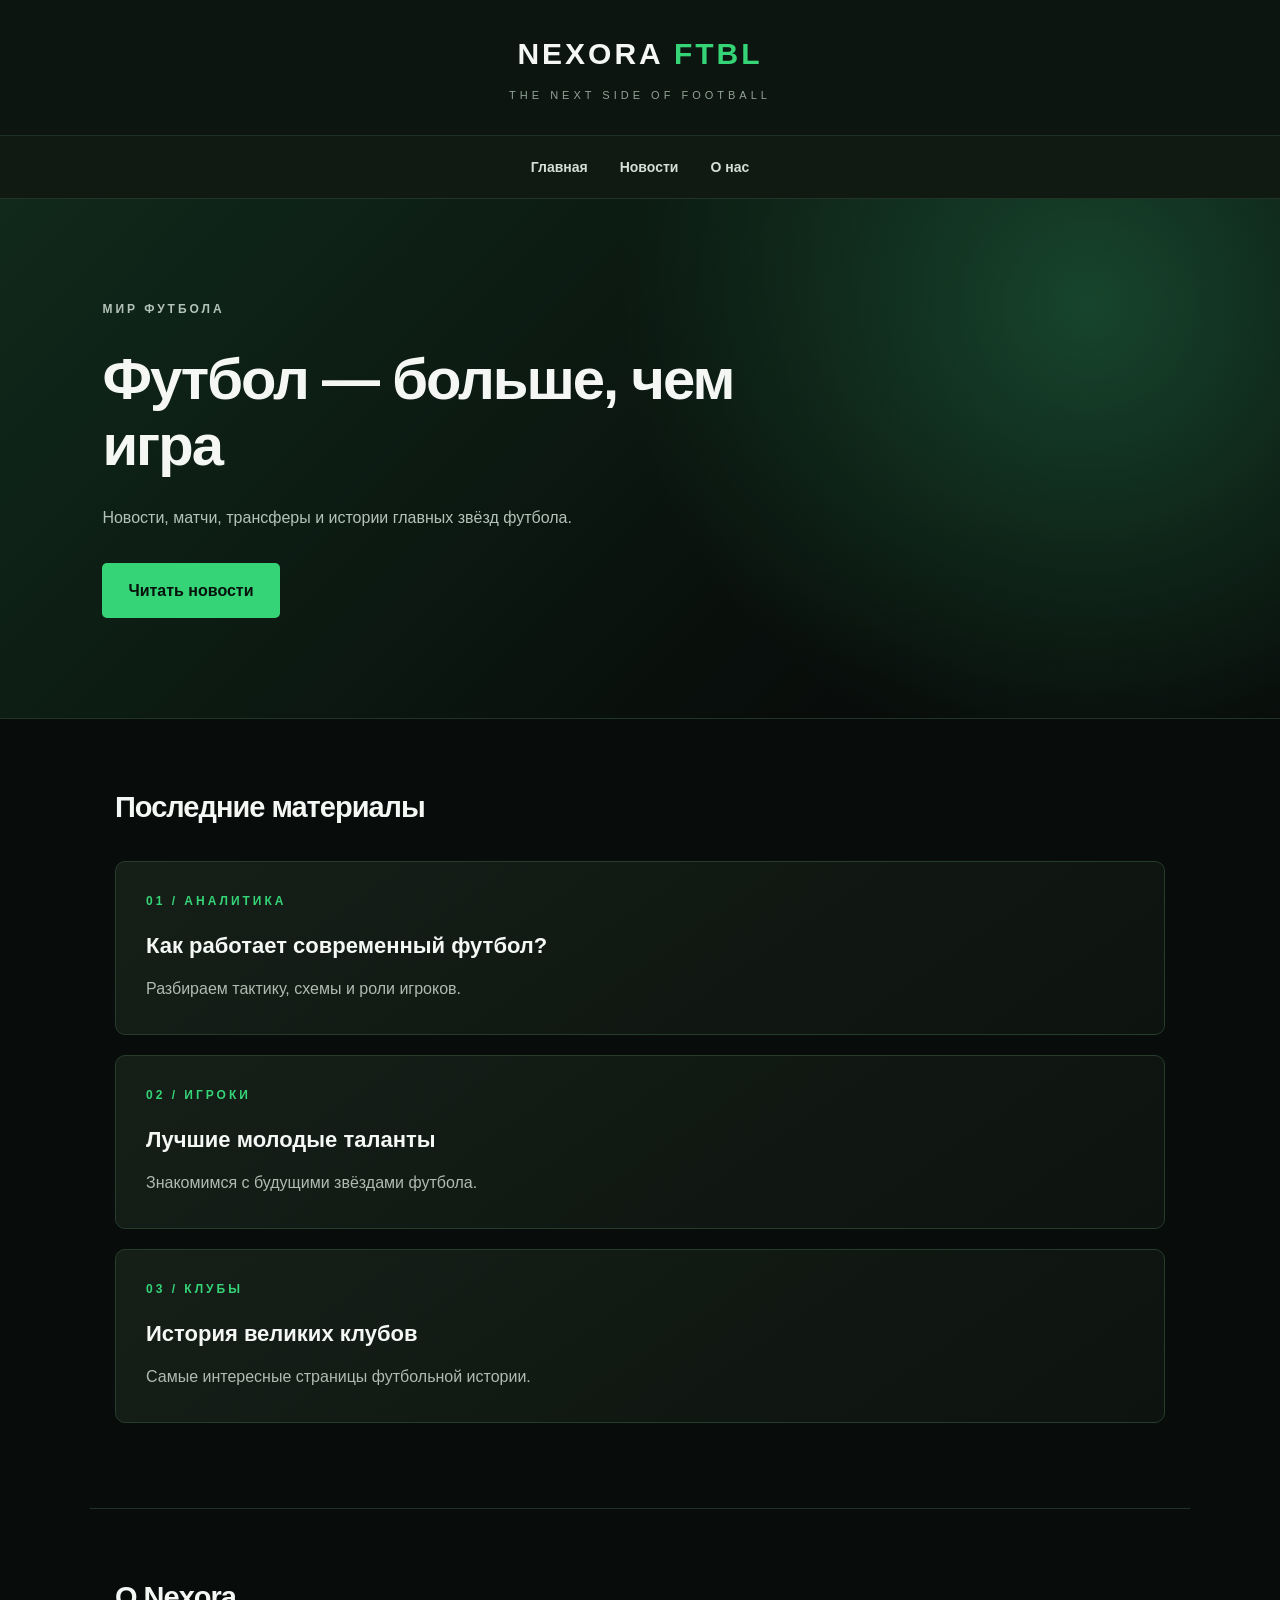
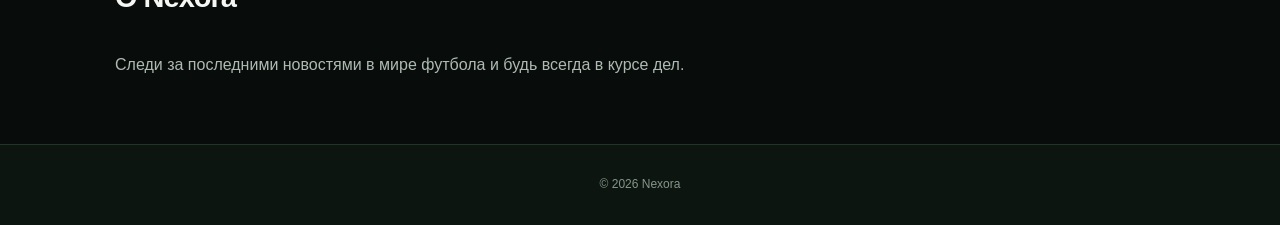
<file: Index.html>
<!DOCTYPE html>
<html lang="ru">
<head>
  <meta charset="UTF-8">
  <meta name="viewport" content="width=device-width, initial-scale=1.0">
  <title>Nexora</title>
  <link rel="stylesheet" href="style.css">
</head>
<body>

<header>
  <div class="logo">Nexora <span>ftbl</span></div>
  <p>The next side of football</p>
</header>

<nav>
  <a href="#home">Главная</a>
  <a href="#news">Новости</a>
  <a href="#about">О нас</a>
</nav>

<main id="home">
  <section class="hero">
    <p class="tag">МИР ФУТБОЛА</p>
    <h1>Футбол — больше, чем игра</h1>
    <p>Новости, матчи, трансферы и истории
    главных звёзд футбола.</p>
    <a href="#news" class="button">Читать новости</a>
  </section>

  <section id="news">
    <h2>Последние материалы</h2>

    <article class="news">
      <div class="number">01 / АНАЛИТИКА</div>
      <h3>Как работает современный футбол?</h3>
      <p>Разбираем тактику, схемы и роли игроков.</p>
    </article>

    <article class="news">
      <div class="number">02 / ИГРОКИ</div>
      <h3>Лучшие молодые таланты</h3>
      <p>Знакомимся с будущими звёздами футбола.</p>
    </article>

    <article class="news">
      <div class="number">03 / КЛУБЫ</div>
      <h3>История великих клубов</h3>
      <p>Самые интересные страницы футбольной истории.</p>
    </article>
  </section>

  <section id="about">
    <h2>О Nexora</h2>
    <p>Следи за последними новостями в мире футбола и будь всегда в курсе дел.</p>
  </section>
</main>

<footer>
  © 2026 Nexora
</footer>

</body>
</html>
</file>
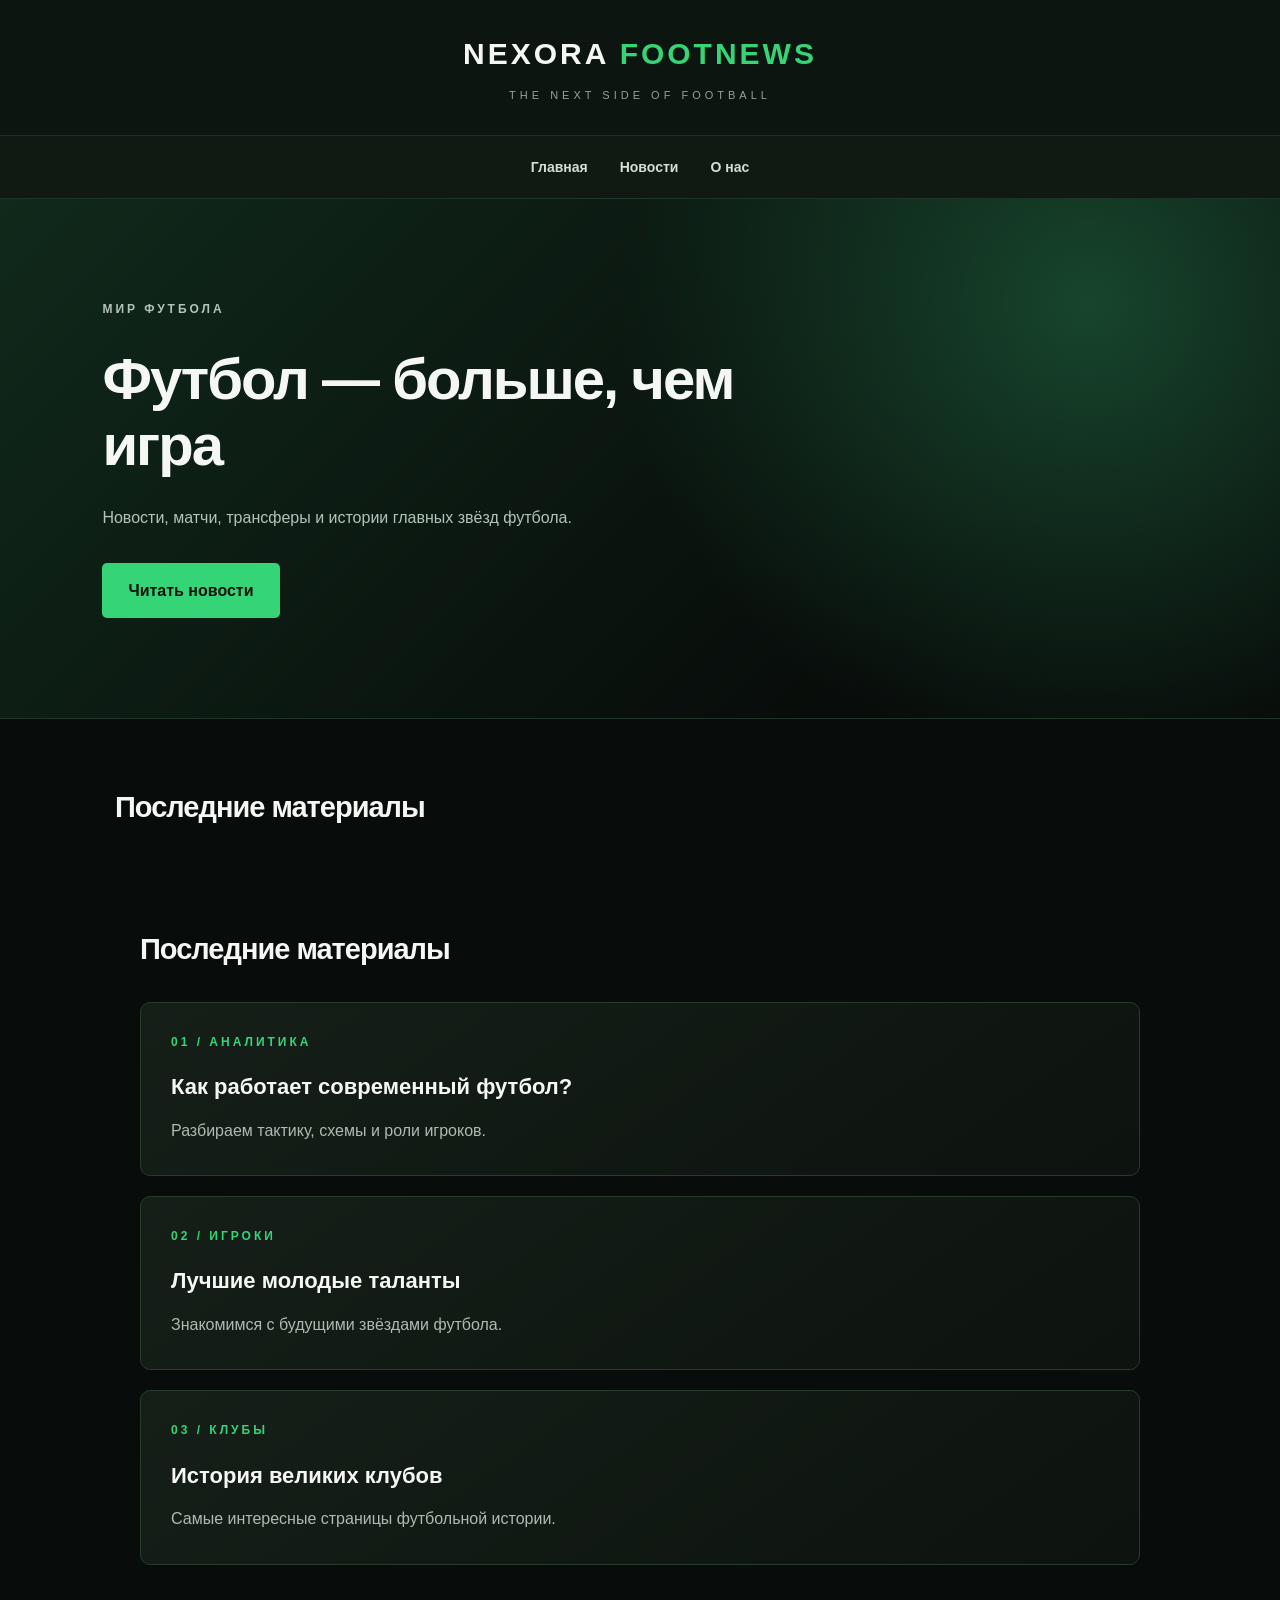
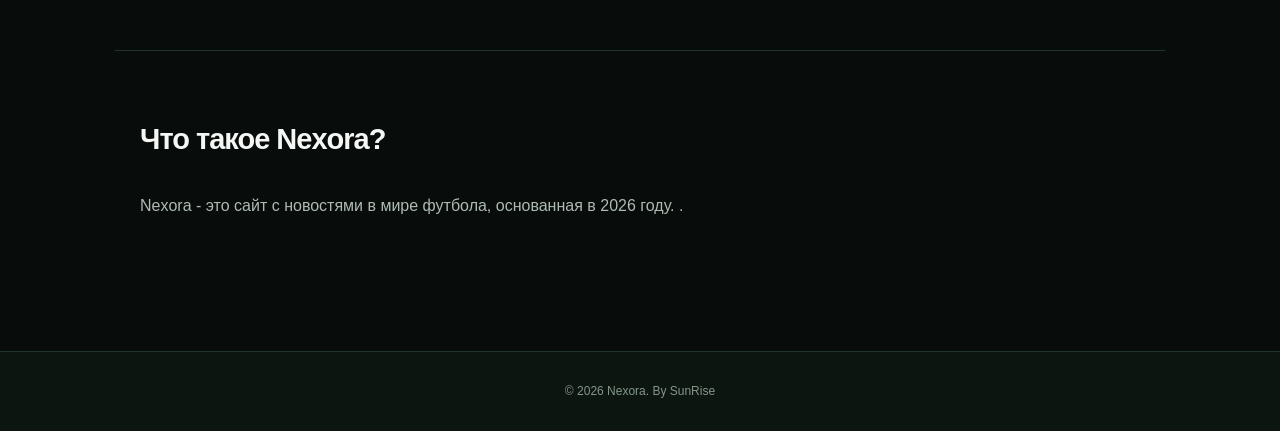
<file: index.html>
<!DOCTYPE html>
<html lang="ru">
<head>
  <meta charset="UTF-8">
  <meta name="viewport" content="width=device-width, initial-scale=1.0">
  <title>Nexora</title>
  <link rel="stylesheet" href="style.css?v=2">
</head>
<body>

<header>
  <div class="logo">Nexora <span>footnews</span></div>
  <p>The next side of football</p>
</header>

<nav>
  <a href="#home">Главная</a>
  <a href="#news">Новости</a>
  <a href="#about">О нас</a>
</nav>

<main id="home">
  <section class="hero">
    <p class="tag">МИР ФУТБОЛА</p>
    <h1>Футбол — больше, чем игра</h1>
    <p>Новости, матчи, трансферы и истории
    главных звёзд футбола.</p>
    <a href="#news" class="button">Читать новости</a>
  </section>

  <section id="news">
    <h2>Последние материалы</h2>

<section id="news">
  <h2>Последние материалы</h2>

  <a href="analysis.html" class="news-link">
    <article class="news">
      <div class="number">01 / АНАЛИТИКА</div>
      <h3>Как работает современный футбол?</h3>
      <p>Разбираем тактику, схемы и роли игроков.</p>
    </article>
  </a>

  <a href="talents.html" class="news-link">
    <article class="news">
      <div class="number">02 / ИГРОКИ</div>
      <h3>Лучшие молодые таланты</h3>
      <p>Знакомимся с будущими звёздами футбола.</p>
    </article>
  </a>

  <a href="clubs.html" class="news-link">
    <article class="news">
      <div class="number">03 / КЛУБЫ</div>
      <h3>История великих клубов</h3>
      <p>Самые интересные страницы футбольной истории.</p>
    </article>
  </a>
</section>
    
  <section id="about">
    <h2>Что такое Nexora?</h2>
    <p>Nexora - это сайт с новостями в мире футбола, основанная в 2026 году. .</p>
  </section>
</main>

<footer>
  © 2026 Nexora. By SunRise
</footer>

</body>
</html>
</file>
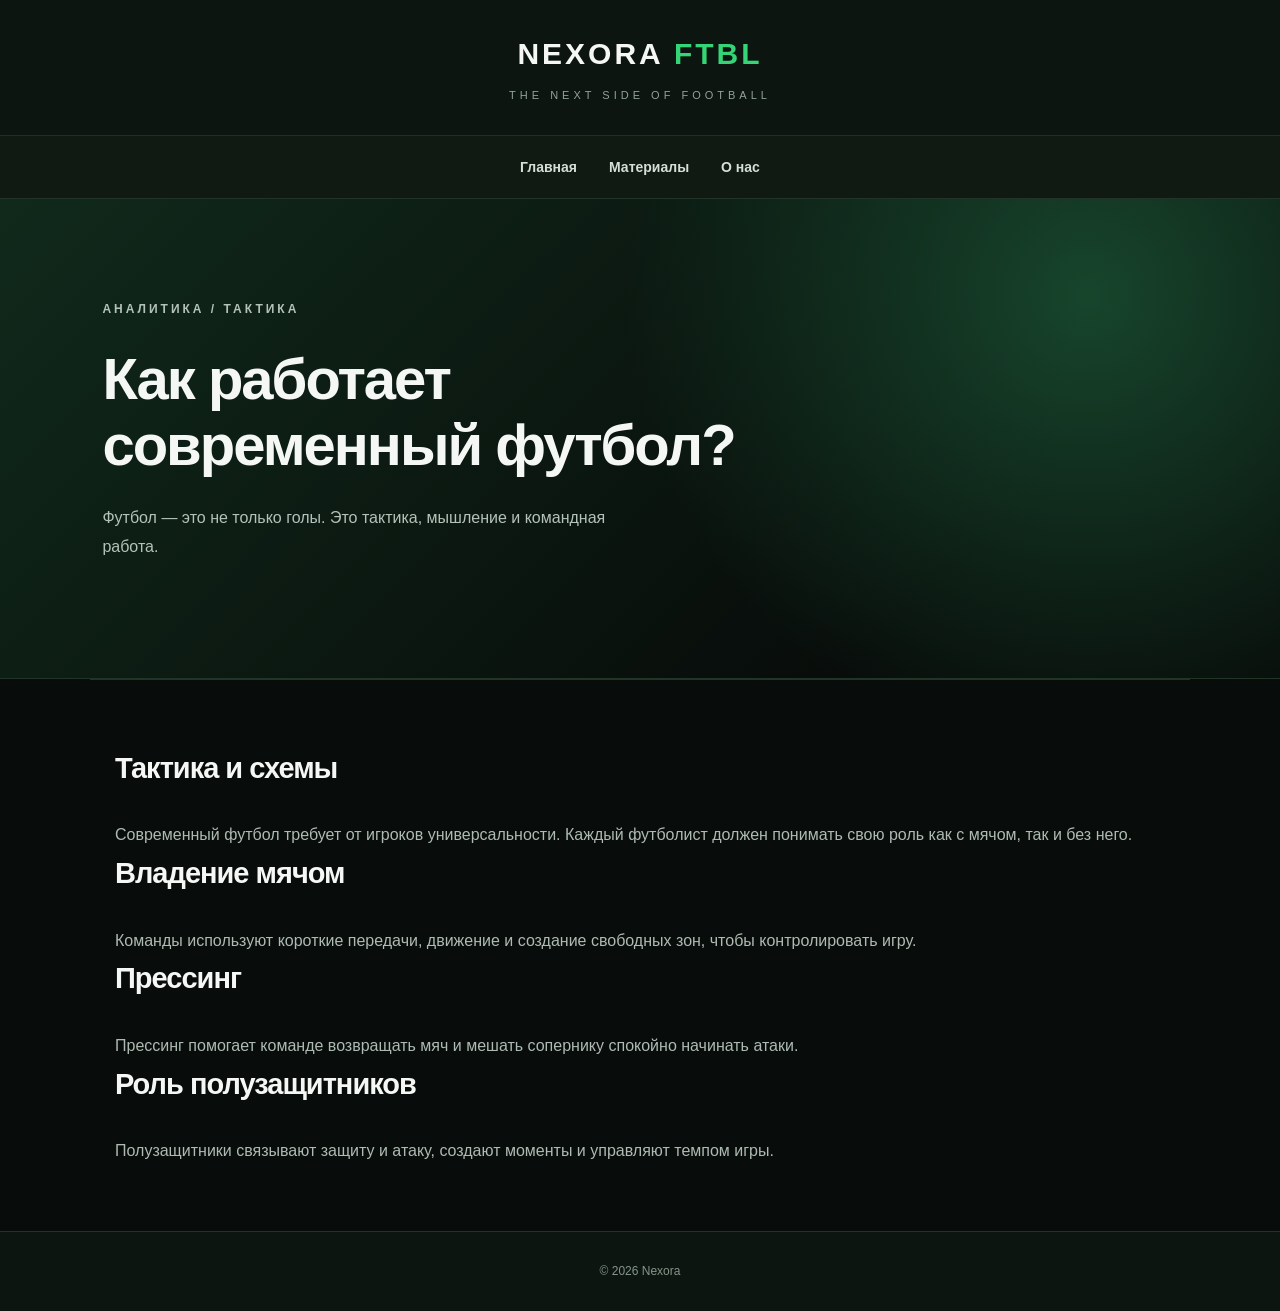
<file: Analysis.html>
<!DOCTYPE html>
<html lang="ru">
<head>
  <meta charset="UTF-8">
  <meta name="viewport" content="width=device-width, initial-scale=1.0">
  <title>Аналитика — Nexora</title>
  <link rel="stylesheet" href="style.css">
</head>
<body>

<header>
  <div class="logo">Nexora <span>ftbl</span></div>
  <p>The next side of football</p>
</header>

<nav>
  <a href="index.html">Главная</a>
  <a href="index.html#news">Материалы</a>
  <a href="index.html#about">О нас</a>
</nav>

<main>
  <section class="hero">
    <p class="tag">АНАЛИТИКА / ТАКТИКА</p>
    <h1>Как работает современный футбол?</h1>
    <p>Футбол — это не только голы. Это тактика, мышление и командная работа.</p>
  </section>

  <section id="about">
    <h2>Тактика и схемы</h2>
    <p>Современный футбол требует от игроков универсальности. Каждый футболист должен понимать свою роль как с мячом, так и без него.</p>

    <h2>Владение мячом</h2>
    <p>Команды используют короткие передачи, движение и создание свободных зон, чтобы контролировать игру.</p>

    <h2>Прессинг</h2>
    <p>Прессинг помогает команде возвращать мяч и мешать сопернику спокойно начинать атаки.</p>

    <h2>Роль полузащитников</h2>
    <p>Полузащитники связывают защиту и атаку, создают моменты и управляют темпом игры.</p>
  </section>
</main>

<footer>© 2026 Nexora</footer>

</body>
</html>
</file>
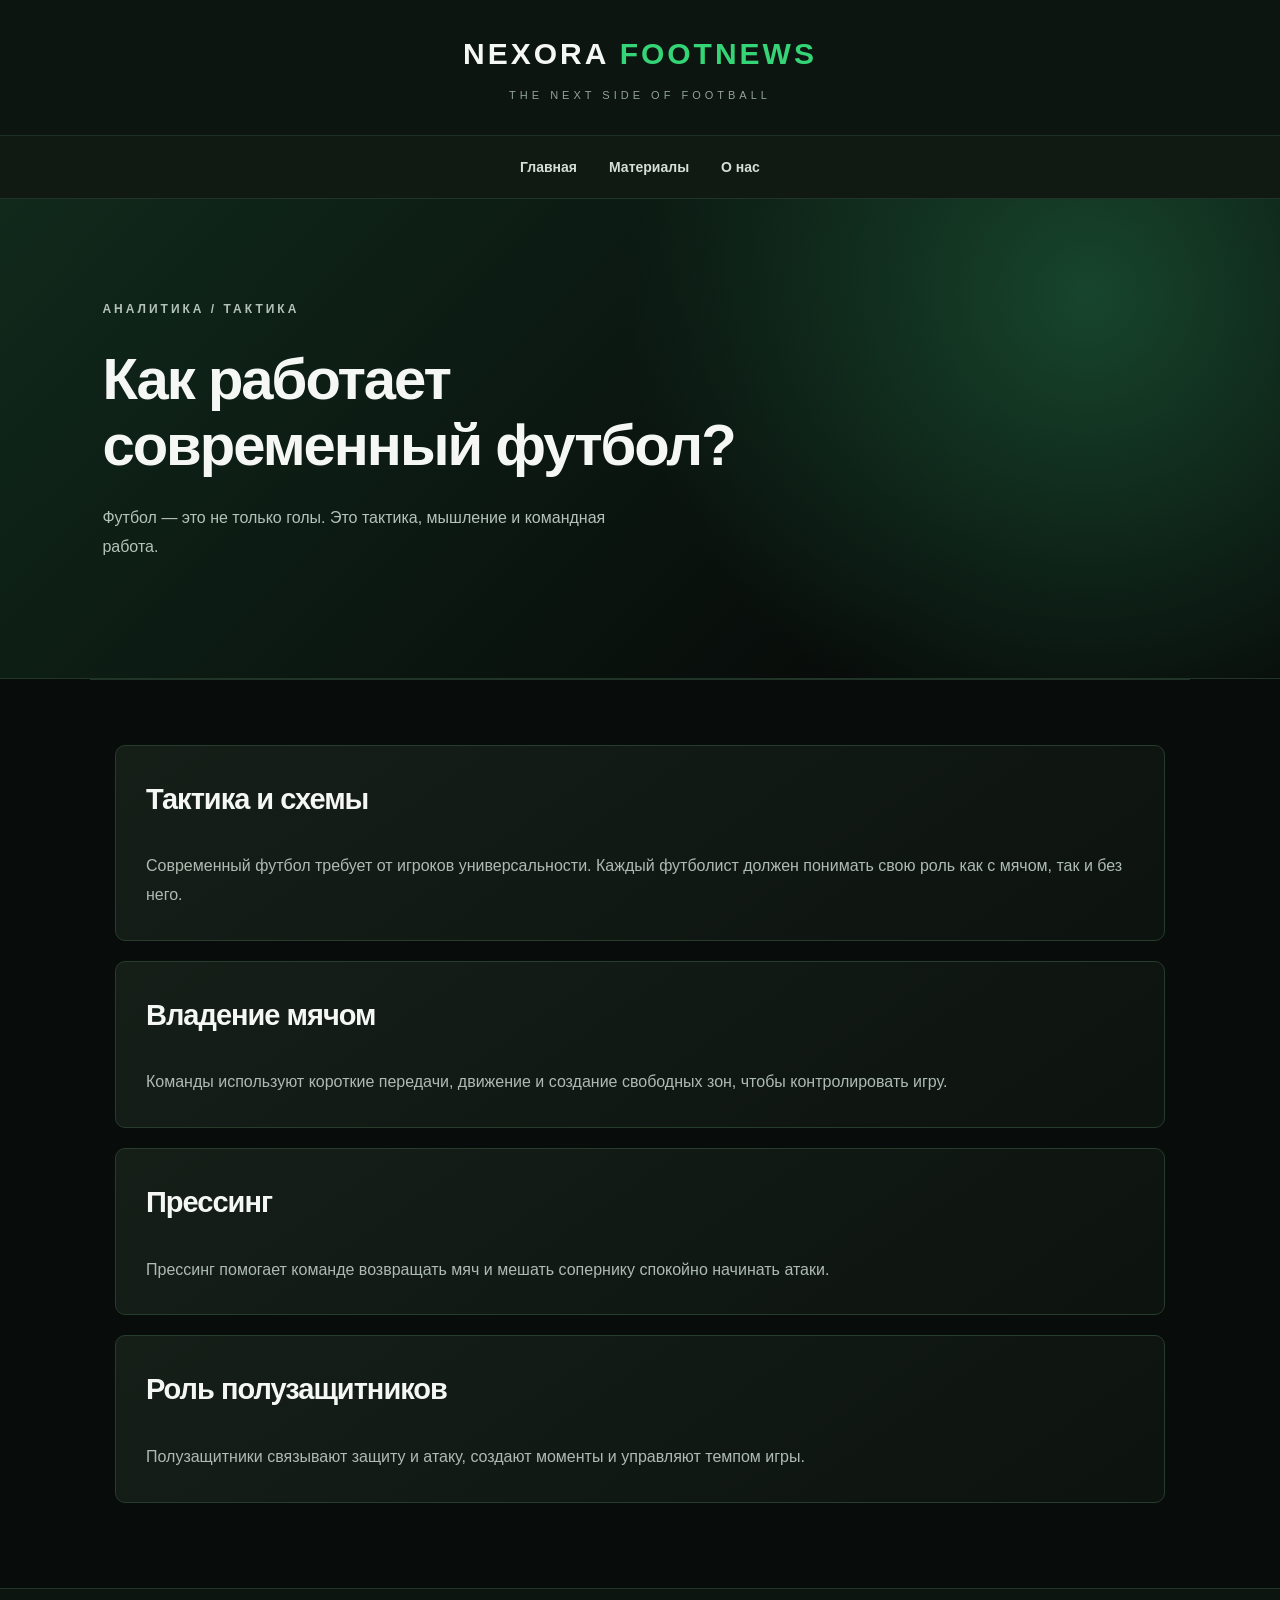
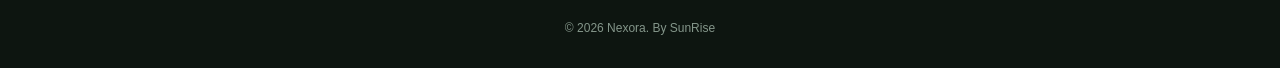
<file: analysis.html>
<!DOCTYPE html>
<html lang="ru">
<head>
  <meta charset="UTF-8">
  <meta name="viewport" content="width=device-width, initial-scale=1.0">
  <title>Аналитика — Nexora</title>
  <link rel="stylesheet" href="style.css">
</head>
<body>

<header>
  <div class="logo">Nexora <span>footnews</span></div>
  <p>The next side of football</p>
</header>

<nav>
  <a href="index.html">Главная</a>
  <a href="index.html#news">Материалы</a>
  <a href="index.html#about">О нас</a>
</nav>

<main>
  <section class="hero">
    <p class="tag">АНАЛИТИКА / ТАКТИКА</p>
    <h1>Как работает современный футбол?</h1>
    <p>Футбол — это не только голы. Это тактика, мышление и командная работа.</p>
  </section>

  <section id="about">
  <article class="news">
    <h2>Тактика и схемы</h2>
    <p>Современный футбол требует от игроков универсальности. Каждый футболист должен понимать свою роль как с мячом, так и без него.</p>
  </article>

  <article class="news">
    <h2>Владение мячом</h2>
    <p>Команды используют короткие передачи, движение и создание свободных зон, чтобы контролировать игру.</p>
  </article>

  <article class="news">
    <h2>Прессинг</h2>
    <p>Прессинг помогает команде возвращать мяч и мешать сопернику спокойно начинать атаки.</p>
  </article>

  <article class="news">
    <h2>Роль полузащитников</h2>
    <p>Полузащитники связывают защиту и атаку, создают моменты и управляют темпом игры.</p>
  </article>
  </section>
    

<footer>© 2026 Nexora. By SunRise</footer>

</body>
</html>
</file>
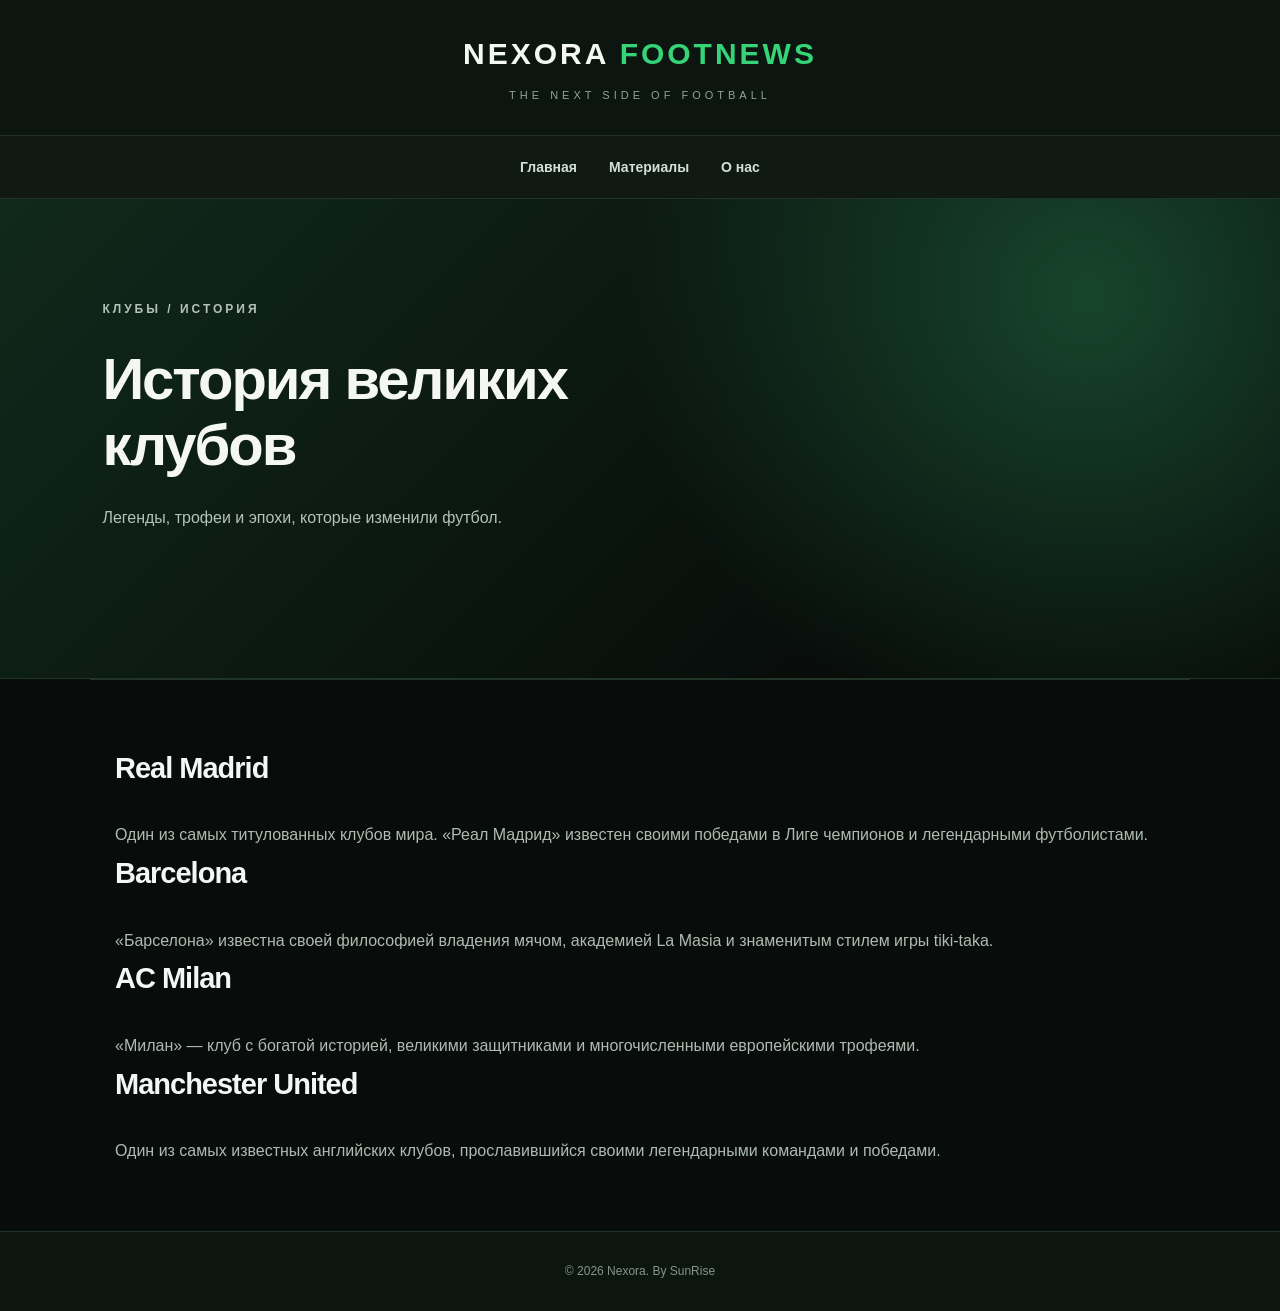
<file: clubs.html>
<!DOCTYPE html>
<html lang="ru">
<head>
  <meta charset="UTF-8">
  <meta name="viewport" content="width=device-width, initial-scale=1.0">
  <title>История клубов — Nexora</title>
  <link rel="stylesheet" href="style.css">
</head>
<body>

<header>
  <div class="logo">Nexora <span>footnews</span></div>
  <p>The next side of football</p>
</header>

<nav>
  <a href="index.html">Главная</a>
  <a href="index.html#news">Материалы</a>
  <a href="index.html#about">О нас</a>
</nav>

<main>
  <section class="hero">
    <p class="tag">КЛУБЫ / ИСТОРИЯ</p>
    <h1>История великих клубов</h1>
    <p>Легенды, трофеи и эпохи, которые изменили футбол.</p>
  </section>

  <section id="about">
    <h2>Real Madrid</h2>
    <p>Один из самых титулованных клубов мира. «Реал Мадрид» известен своими победами в Лиге чемпионов и легендарными футболистами.</p>

    <h2>Barcelona</h2>
    <p>«Барселона» известна своей философией владения мячом, академией La Masia и знаменитым стилем игры tiki-taka.</p>

    <h2>AC Milan</h2>
    <p>«Милан» — клуб с богатой историей, великими защитниками и многочисленными европейскими трофеями.</p>

    <h2>Manchester United</h2>
    <p>Один из самых известных английских клубов, прославившийся своими легендарными командами и победами.</p>
  </section>
</main>

<footer>© 2026 Nexora. By SunRise</footer>

</body>
</html>
</file>
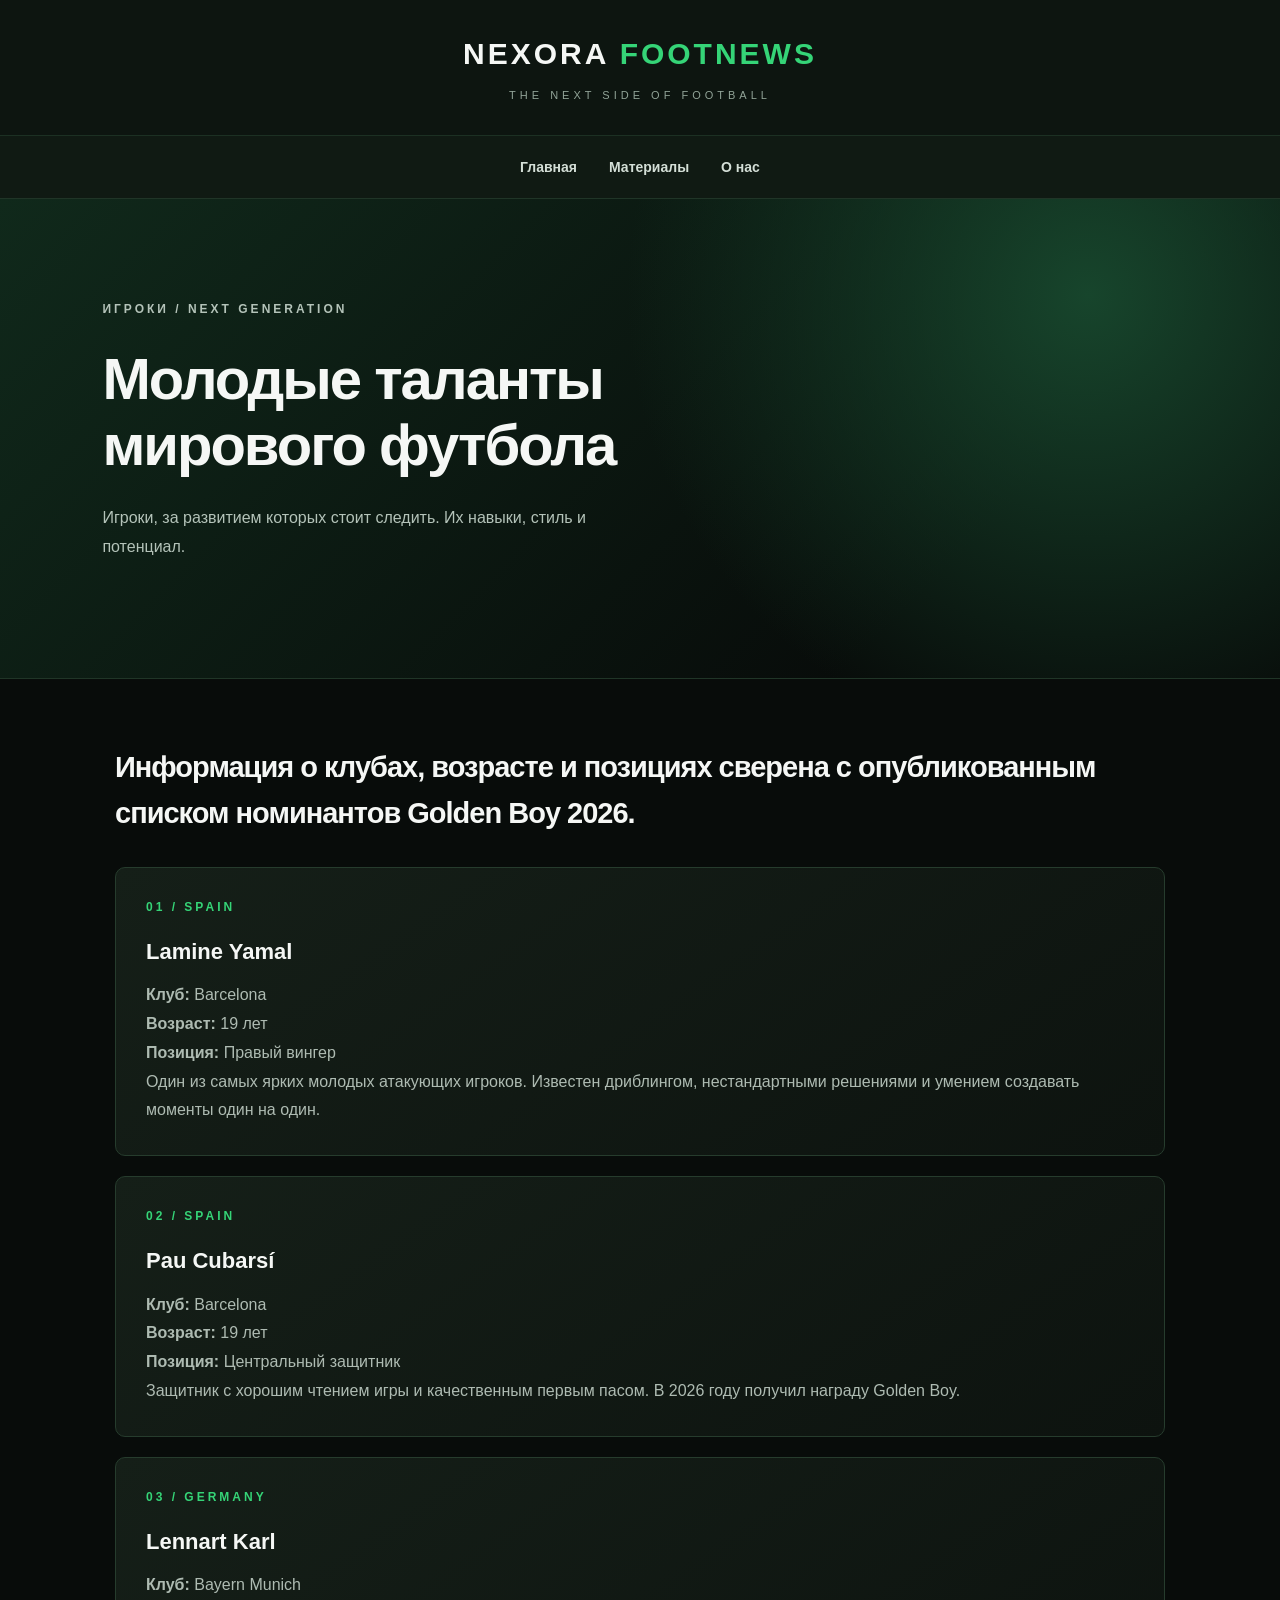
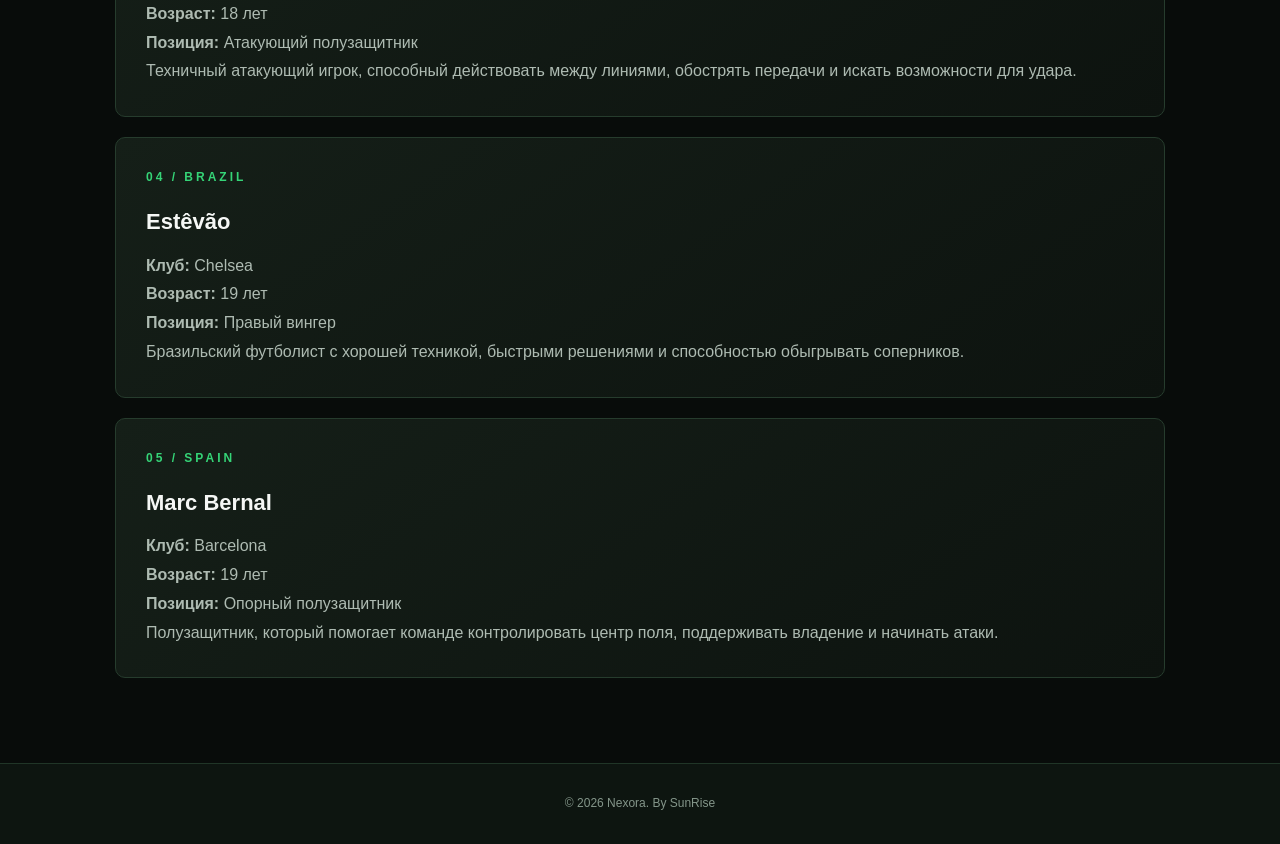
<file: talents.html>
<!DOCTYPE html>
<html lang="ru">
<head>
  <meta charset="UTF-8">
  <meta name="viewport" content="width=device-width, initial-scale=1.0">
  <title>Молодые таланты — Nexora</title>
  <link rel="stylesheet" href="style.css?v=2">
</head>
<body>

<header>
  <div class="logo">Nexora <span>footnews</span></div>
  <p>The next side of football</p>
</header>

<nav>
  <a href="index.html">Главная</a>
  <a href="index.html#news">Материалы</a>
  <a href="index.html#about">О нас</a>
</nav>

<main>
  <section class="hero">
    <p class="tag">ИГРОКИ / NEXT GENERATION</p>
    <h1>Молодые таланты мирового футбола</h1>
    <p>Игроки, за развитием которых стоит следить. Их навыки, стиль и потенциал.</p>
  </section>

  <section id="news">
    <h2>Информация о клубах, возрасте и позициях сверена с опубликованным списком номинантов Golden Boy 2026.</h2>

    <article class="news">
      <div class="number">01 / SPAIN</div>
      <h3>Lamine Yamal</h3>
      <p><b>Клуб:</b> Barcelona</p>
      <p><b>Возраст:</b> 19 лет</p>
      <p><b>Позиция:</b> Правый вингер</p>
      <p>Один из самых ярких молодых атакующих игроков. Известен дриблингом, нестандартными решениями и умением создавать моменты один на один.</p>
    </article>

    <article class="news">
      <div class="number">02 / SPAIN</div>
      <h3>Pau Cubarsí</h3>
      <p><b>Клуб:</b> Barcelona</p>
      <p><b>Возраст:</b> 19 лет</p>
      <p><b>Позиция:</b> Центральный защитник</p>
      <p>Защитник с хорошим чтением игры и качественным первым пасом. В 2026 году получил награду Golden Boy.</p>
    </article>

    <article class="news">
      <div class="number">03 / GERMANY</div>
      <h3>Lennart Karl</h3>
      <p><b>Клуб:</b> Bayern Munich</p>
      <p><b>Возраст:</b> 18 лет</p>
      <p><b>Позиция:</b> Атакующий полузащитник</p>
      <p>Техничный атакующий игрок, способный действовать между линиями, обострять передачи и искать возможности для удара.</p>
    </article>

    <article class="news">
      <div class="number">04 / BRAZIL</div>
      <h3>Estêvão</h3>
      <p><b>Клуб:</b> Chelsea</p>
      <p><b>Возраст:</b> 19 лет</p>
      <p><b>Позиция:</b> Правый вингер</p>
      <p>Бразильский футболист с хорошей техникой, быстрыми решениями и способностью обыгрывать соперников.</p>
    </article>

    <article class="news">
      <div class="number">05 / SPAIN</div>
      <h3>Marc Bernal</h3>
      <p><b>Клуб:</b> Barcelona</p>
      <p><b>Возраст:</b> 19 лет</p>
      <p><b>Позиция:</b> Опорный полузащитник</p>
      <p>Полузащитник, который помогает команде контролировать центр поля, поддерживать владение и начинать атаки.</p>
    </article>

  </section>
</main>

<footer>© 2026 Nexora. By SunRise</footer>

</body>
</html>
</file>
<file: style.css>
* {
  margin: 0;
  padding: 0;
  box-sizing: border-box;
}

html {
  scroll-behavior: smooth;
}

body {
  background: #080c0a;
  color: #f5f7f5;
  font-family: Arial, sans-serif;
  line-height: 1.6;
}

header {
  padding: 30px 20px;
  text-align: center;
  background: #0d1510;
  border-bottom: 1px solid #1c3023;
}

.logo {
  font-size: 30px;
  font-weight: 900;
  letter-spacing: 3px;
  text-transform: uppercase;
}

.logo span {
  color: #35d477;
}

header p {
  color: #91a397;
  font-size: 11px;
  margin-top: 9px;
  letter-spacing: 4px;
  text-transform: uppercase;
}

nav {
  display: flex;
  justify-content: center;
  gap: 32px;
  padding: 20px 10px;
  background: #101a13;
  border-bottom: 1px solid #203527;
}

nav a {
  color: #d4dfd7;
  text-decoration: none;
  font-size: 14px;
  font-weight: bold;
  transition: color 0.3s;
}

nav a:hover {
  color: #35d477;
}

.hero {
  padding: 100px 8%;
  min-height: 480px;
  background:
    radial-gradient(
      circle at 85% 20%,
      #17452c 0%,
      transparent 40%
    ),
    linear-gradient(135deg, #10291b, #080c0a 75%);
  border-bottom: 1px solid #203527;
}

.tag, .number {
  color: #35d477;
  font-size: 12px;
  font-weight: bold;
  letter-spacing: 3px;
}

.hero h1 {
  font-size: clamp(36px, 7vw, 58px);
  line-height: 1.15;
  margin: 25px 0;
  max-width: 650px;
  letter-spacing: -2px;
}

.hero p {
  color: #b4c3b9;
  line-height: 1.8;
  max-width: 550px;
}

.button {
  display: inline-block;
  margin-top: 30px;
  padding: 15px 26px;
  background: #35d477;
  color: #07110b;
  text-decoration: none;
  font-weight: bold;
  border-radius: 5px;
  transition: 0.3s;
}

.button:hover {
  background: #69ee9d;
  transform: translateY(-3px);
}

#news, #about {
  max-width: 1100px;
  margin: auto;
  padding: 65px 25px;
}

h2 {
  font-size: 29px;
  margin-bottom: 30px;
  letter-spacing: -1px;
}

.news {
  background: linear-gradient(145deg, #151f18, #0d130f);
  padding: 30px;
  margin-bottom: 20px;
  border: 1px solid #263c2d;
  border-radius: 10px;
  transition: 0.3s;
}

.news:hover {
  border-color: #35d477;
  transform: translateY(-4px);
}

.news h3 {
  margin: 17px 0 12px;
  font-size: 22px;
}

.news p, #about p {
  color: #aebbb2;
  line-height: 1.8;
}

#about {
  border-top: 1px solid #203527;
}

footer {
  padding: 30px 20px;
  text-align: center;
  color: #84968a;
  background: #0d1510;
  border-top: 1px solid #203527;
  font-size: 12px;
}

@media (max-width: 600px) {
  header {
    padding: 25px 10px;
  }

  nav {
    gap: 20px;
  }

  nav a {
    font-size: 13px;
  }

  .hero {
    padding: 75px 25px;
    min-height: 430px;
  }

  .hero h1 {
    font-size: 39px;
  }

  #news, #about {
    padding: 45px 18px;
  }

  .news {
    padding: 23px;
  }

  .news h3 {
    font-size: 19px;
  }
}
.news-link {
  display: block;
  color: inherit;
  text-decoration: none;
}

.news-link .news {
  cursor: pointer;
}

.news,
.news-link .news {
  display: block;
  background: linear-gradient(145deg, #151f18, #0d130f);
  padding: 30px;
  margin-bottom: 20px;
  border: 1px solid #263c2d;
  border-radius: 10px;
  transition: 0.3s;
}

.news-link {
  display: block;
  color: inherit;
  text-decoration: none;
}

.news-link:hover .news,
.news:hover {
  border-color: #35d477;
  transform: translateY(-4px);
}
</file>
